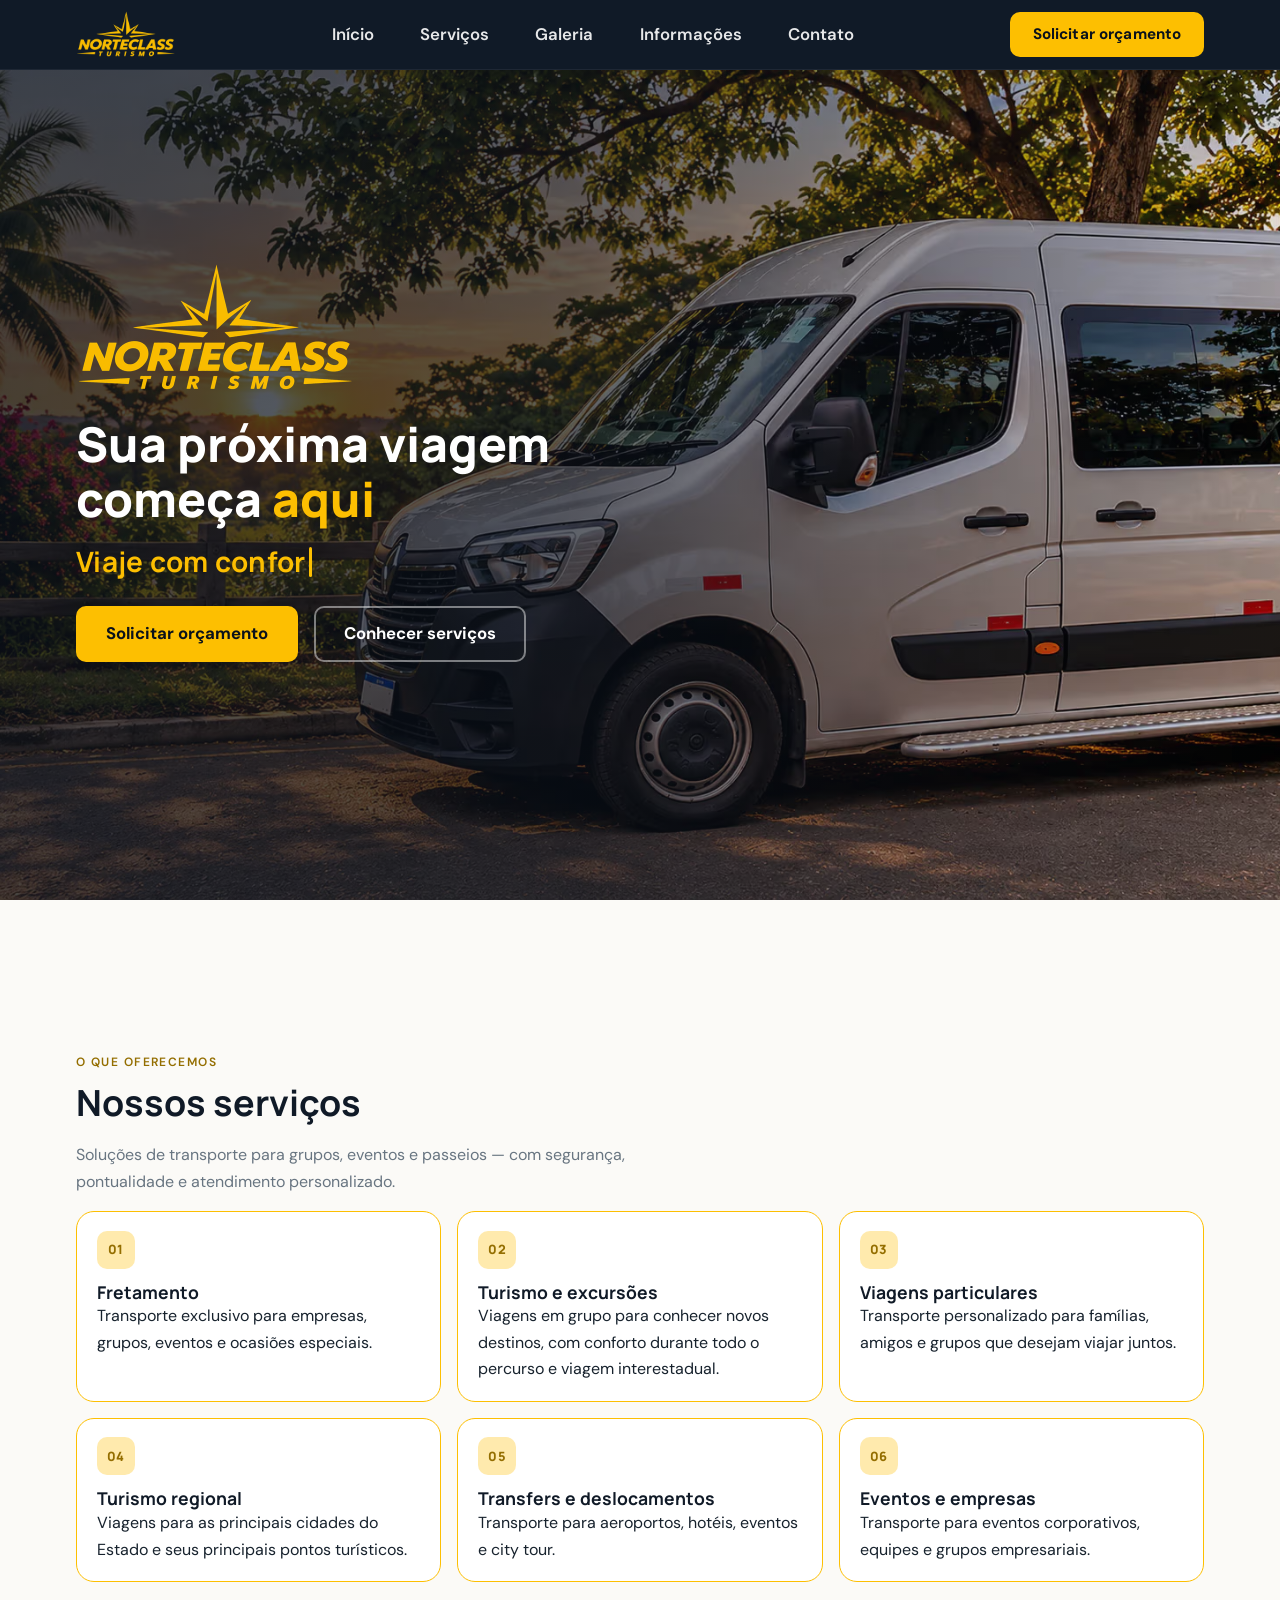
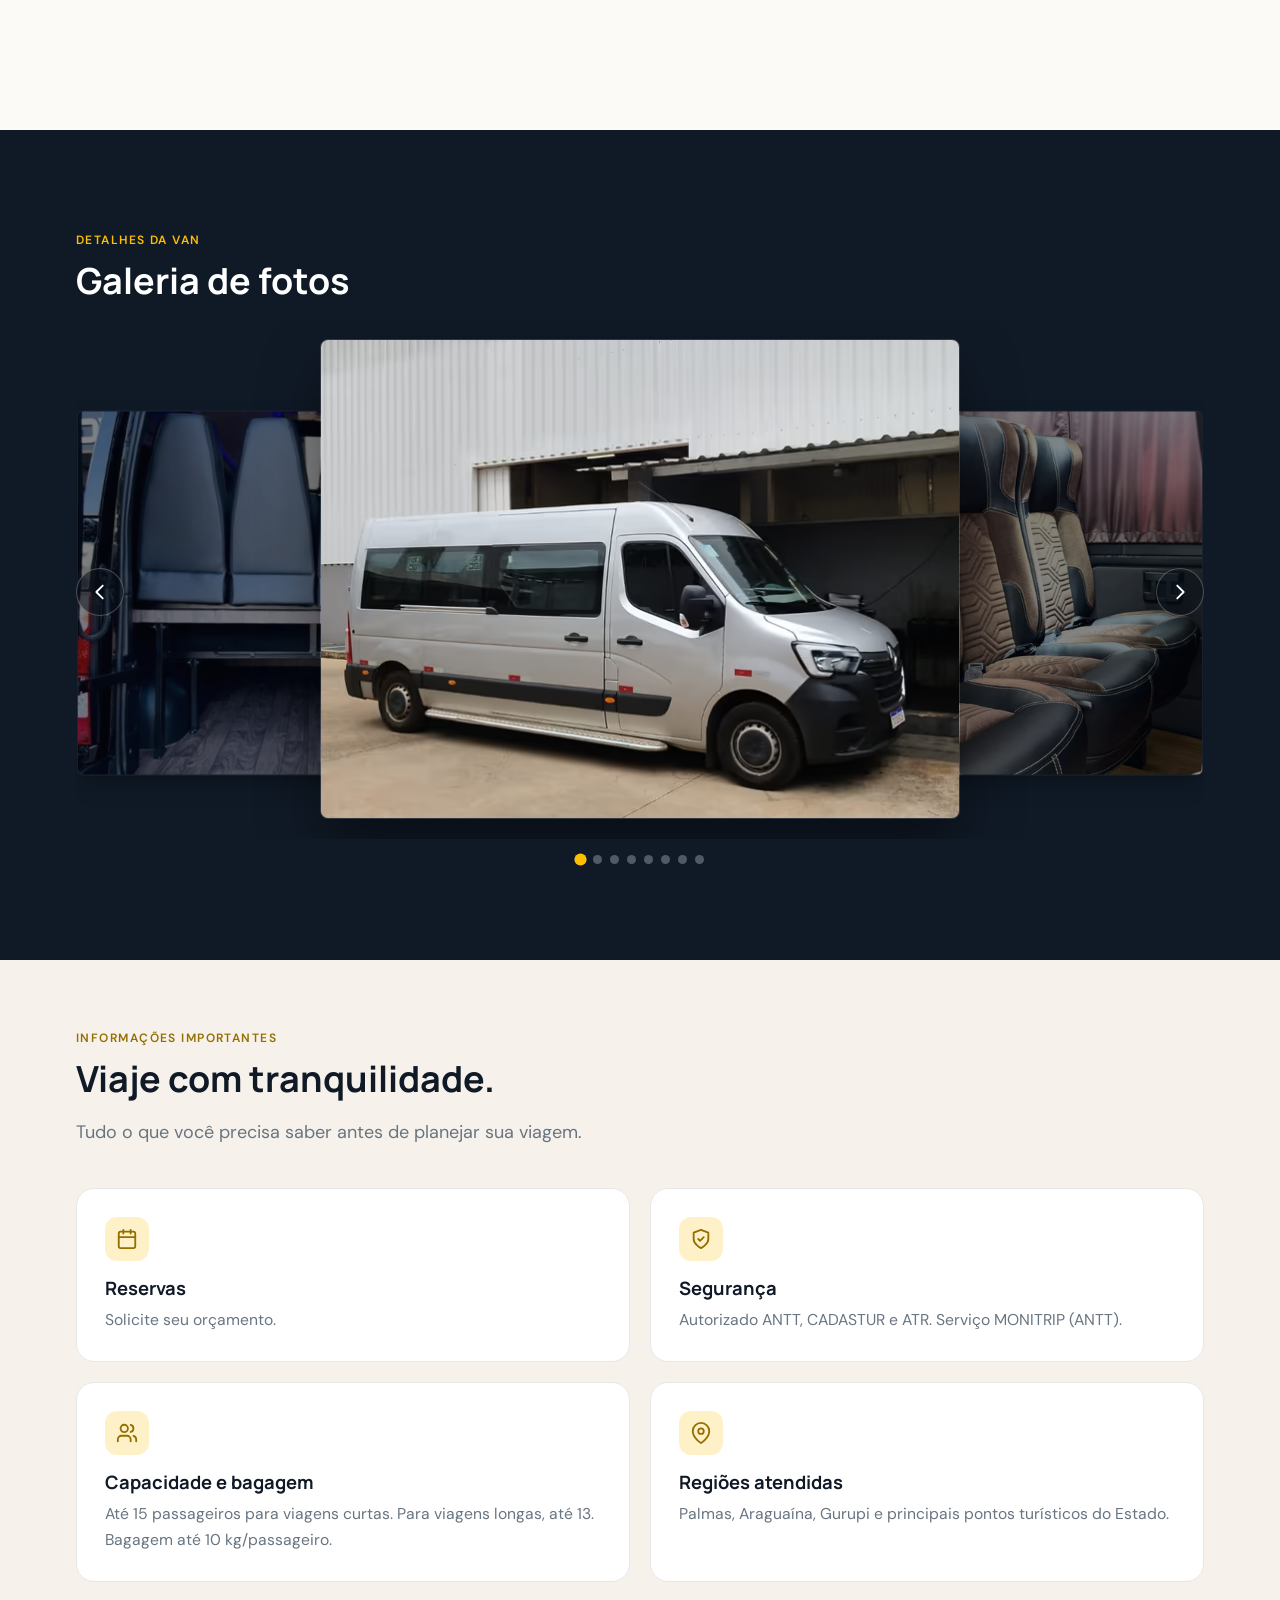
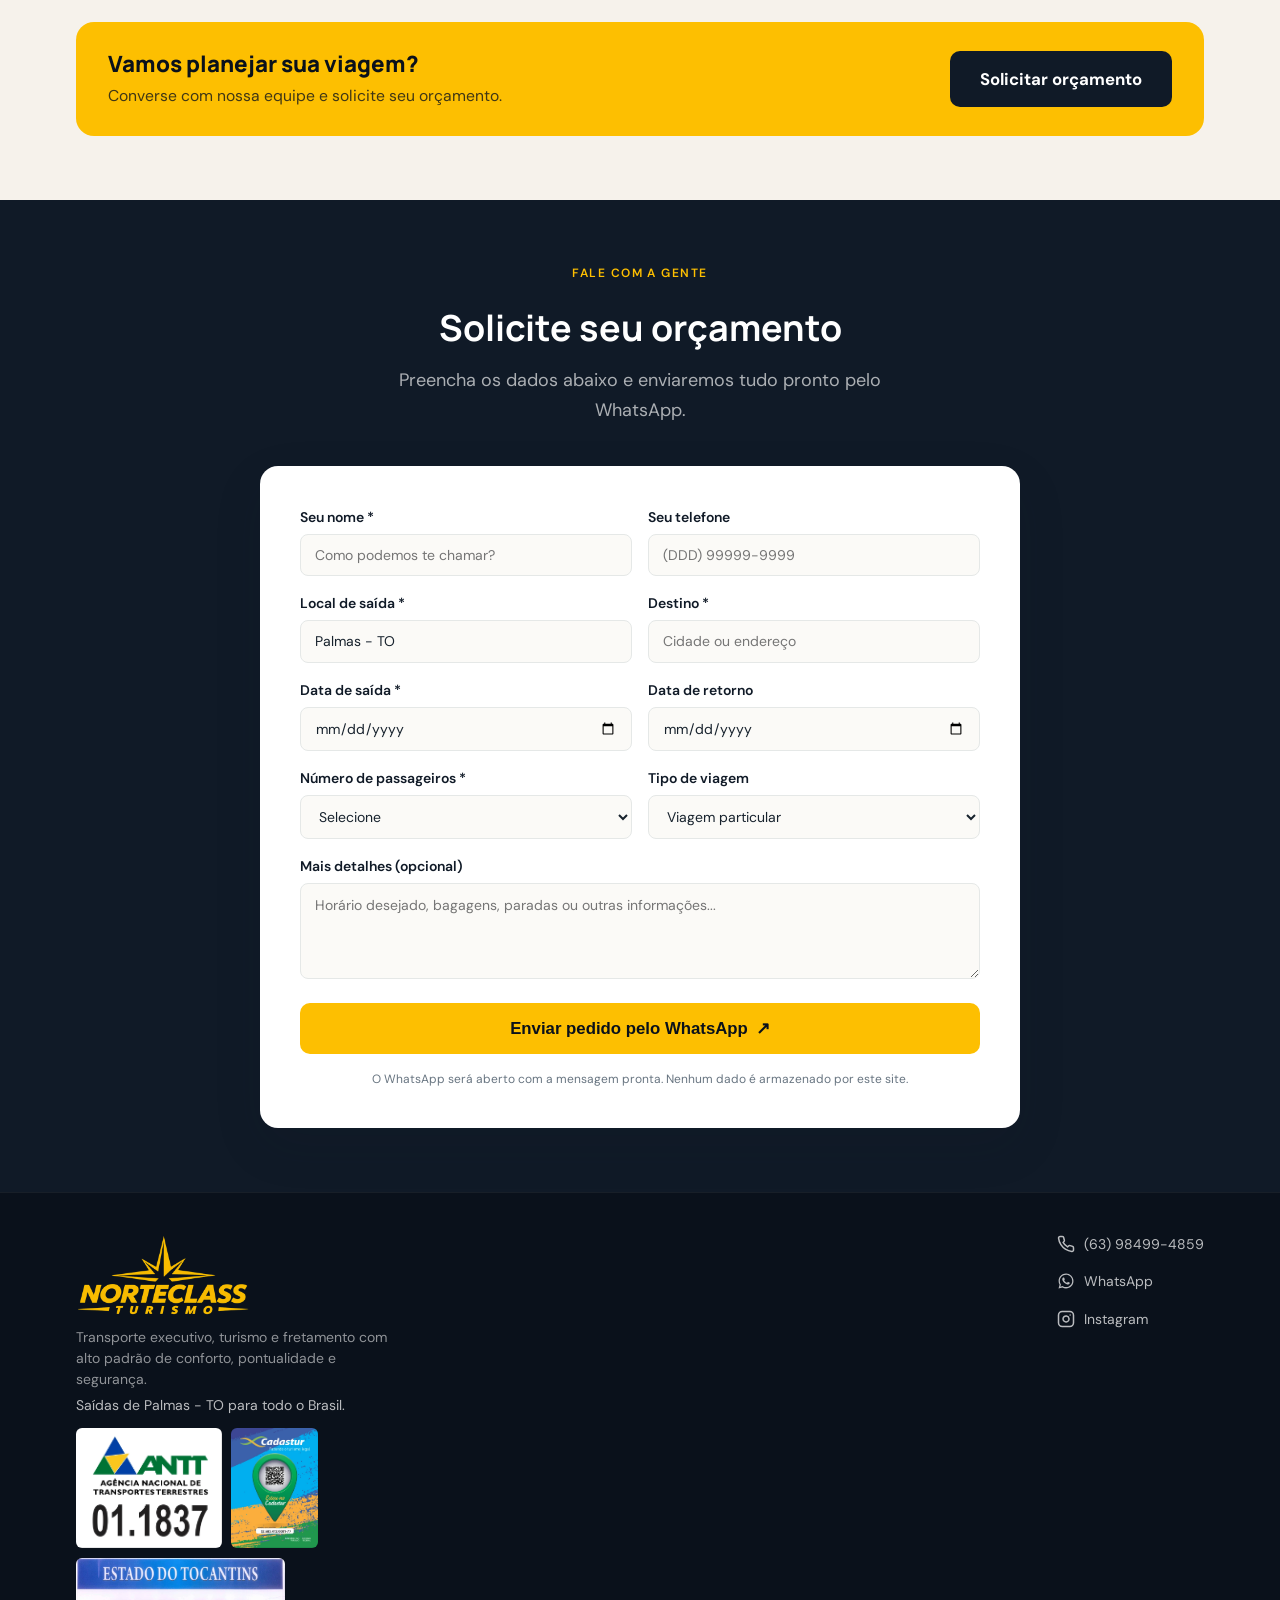
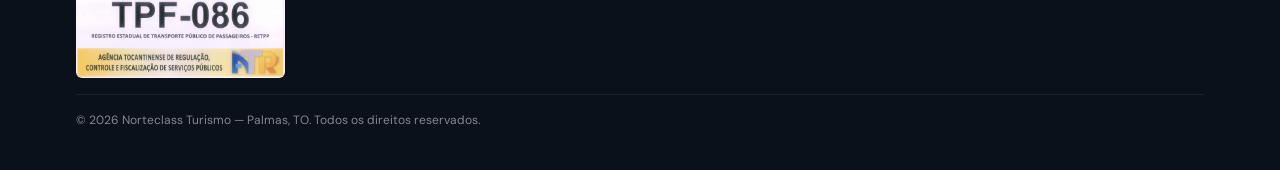
<file: index.html>
<!doctype html>
<html lang="pt-BR">
  <head>
    <meta charset="UTF-8" />
    <meta name="viewport" content="width=device-width, initial-scale=1.0" />
    <meta name="description" content="Norteclass Turismo — Fretamento executivo, viagens e turismo regional com saída de Palmas - TO. Conforto, pontualidade e segurança." />
    <title>Norteclass Turismo — Palmas, TO</title>

    <!-- Fontes -->
    <link rel="preconnect" href="https://fonts.googleapis.com" />
    <link rel="preconnect" href="https://fonts.gstatic.com" crossorigin />
    <link href="https://fonts.googleapis.com/css2?family=Manrope:wght@400;600;700;800&family=DM+Sans:opsz,wght@9..40,400;9..40,600&display=swap" rel="stylesheet" />

    <!-- Estilos -->
    <link rel="stylesheet" href="css/variables.css?v=55" />
    <link rel="stylesheet" href="css/main.css?v=55" />
    <link rel="stylesheet" href="css/nav.css?v=55" />
    <link rel="stylesheet" href="css/hero.css?v=61" />
    <link rel="stylesheet" href="css/servicos.css?v=62" />
    <link rel="stylesheet" href="css/galeria.css?v=58" />
    <link rel="stylesheet" href="css/informacoes.css?v=59" />
    <link rel="stylesheet" href="css/contato.css?v=57" />
    <link rel="stylesheet" href="css/footer.css?v=64" />
  </head>
  <body>
    <!-- HEADER -->
    <header class="header">
      <div class="container header__inner">
        <a href="#inicio" class="header__logo" aria-label="Norteclass Turismo — Início">
          <img src="assets/images/norteclass-logo.png" alt="Norteclass Turismo" width="560" height="280" />
        </a>

        <nav class="header__nav" id="main-nav" aria-label="Navegação principal">
          <a href="#inicio">Início</a>
          <a href="#servicos">Serviços</a>
          <a href="#galeria">Galeria</a>
          <a href="#informacoes">Informações</a>
          <a href="#contato">Contato</a>
          <a href="#contato" class="btn btn--primary header__nav-cta">Solicitar orçamento</a>
        </nav>

        <div class="header__cta">
          <a href="#contato" class="btn btn--primary">Solicitar orçamento</a>
        </div>

        <button class="header__toggle" id="menu-toggle" type="button" aria-label="Abrir menu de navegação" aria-expanded="false" aria-haspopup="true" aria-controls="main-nav">
          <span></span><span></span><span></span>
        </button>
      </div>
    </header>

    <main>
      <!-- HERO -->
      <section class="hero" id="inicio" aria-labelledby="hero-title">
        <picture>
          <source media="(max-width: 768px)" type="image/avif" srcset="assets/images/hero-mobile-480.avif 480w, assets/images/hero-mobile-783.avif 783w" sizes="100vw" />
          <source media="(max-width: 768px)" type="image/webp" srcset="assets/images/hero-mobile-480.webp 480w, assets/images/hero-mobile-783.webp 783w" sizes="100vw" />
          <source type="image/avif" srcset="assets/images/hero-desktop-1200.avif 1200w, assets/images/hero-desktop-1672.avif 1672w" sizes="100vw" />
          <img class="hero__bg" src="assets/images/hero-desktop-1672.webp" srcset="assets/images/hero-desktop-1200.webp 1200w, assets/images/hero-desktop-1672.webp 1672w" sizes="100vw" alt="" width="1672" height="941" fetchpriority="high" decoding="async" />
        </picture>

        <div class="container hero__inner">
          <div class="hero__content">
            <img class="hero__logo" src="assets/images/norteclass-logo.png" alt="Norteclass Turismo" width="560" height="280" />
            <h1 class="hero__title" id="hero-title">Sua próxima viagem<br />começa <em>aqui</em></h1>
            <p class="hero__typing" aria-hidden="true">
              <span id="hero-typing"></span><span class="hero__cursor" aria-hidden="true"></span>
            </p>
            <div class="hero__actions">
              <a href="#contato" class="btn btn--primary">Solicitar orçamento</a>
              <a href="#servicos" class="btn btn--outline">Conhecer serviços</a>
            </div>
          </div>
        </div>
      </section>

      <!-- SERVIÇOS -->
      <section class="section" id="servicos" aria-labelledby="servicos-title">
        <div class="container">
          <span class="section__label">O que oferecemos</span>
          <h2 class="section__title" id="servicos-title">Nossos serviços</h2>
          <p class="section__subtitle">Soluções de transporte para grupos, eventos e passeios — com segurança, pontualidade e atendimento personalizado.</p>

          <div class="services__grid services--stack" id="services-carousel" role="region" aria-roledescription="carrossel" aria-label="Serviços da Norteclass Turismo" tabindex="0">
            <article class="service-card">
              <span class="service-card__number" aria-hidden="true">01</span>
              <div class="service-card__body">
                <h3 class="service-card__title">Fretamento</h3>
                <p class="service-card__text">Transporte exclusivo para empresas, grupos, eventos e ocasiões especiais.</p>
              </div>
            </article>

            <article class="service-card">
              <span class="service-card__number" aria-hidden="true">02</span>
              <div class="service-card__body">
                <h3 class="service-card__title">Turismo e excursões</h3>
                <p class="service-card__text">Viagens em grupo para conhecer novos destinos, com conforto durante todo o percurso e viagem interestadual.</p>
              </div>
            </article>

            <article class="service-card">
              <span class="service-card__number" aria-hidden="true">03</span>
              <div class="service-card__body">
                <h3 class="service-card__title">Viagens particulares</h3>
                <p class="service-card__text">Transporte personalizado para famílias, amigos e grupos que desejam viajar juntos.</p>
              </div>
            </article>

            <article class="service-card">
              <span class="service-card__number" aria-hidden="true">04</span>
              <div class="service-card__body">
                <h3 class="service-card__title">Turismo regional</h3>
                <p class="service-card__text">Viagens para as principais cidades do Estado e seus principais pontos turísticos.</p>
              </div>
            </article>

            <article class="service-card">
              <span class="service-card__number" aria-hidden="true">05</span>
              <div class="service-card__body">
                <h3 class="service-card__title">Transfers e deslocamentos</h3>
                <p class="service-card__text">Transporte para aeroportos, hotéis, eventos e city tour.</p>
              </div>
            </article>

            <article class="service-card">
              <span class="service-card__number" aria-hidden="true">06</span>
              <div class="service-card__body">
                <h3 class="service-card__title">Eventos e empresas</h3>
                <p class="service-card__text">Transporte para eventos corporativos, equipes e grupos empresariais.</p>
              </div>
            </article>
          </div>

          <div class="services__dots" role="group" aria-label="Escolher grupo de serviços"></div>
        </div>
      </section>

      <!-- GALERIA -->
      <section class="section section--blue" id="galeria" aria-labelledby="galeria-title">
        <div class="container">
          <span class="section__label">Detalhes da van</span>
          <h2 class="section__title" id="galeria-title">Galeria de fotos</h2>

          <div class="gallery gallery--carousel" id="gallery-carousel" role="region" aria-roledescription="carrossel" aria-label="Fotos da van executiva Norteclass Turismo" tabindex="0">
            <button class="gallery__nav gallery__nav--prev" type="button" aria-label="Foto anterior">
              <svg viewBox="0 0 24 24" aria-hidden="true" focusable="false"><path d="M15 5l-7 7 7 7" fill="none" stroke="currentColor" stroke-width="2" stroke-linecap="round" stroke-linejoin="round"/></svg>
            </button>

            <ul class="gallery__track">
              <li class="gallery__slide">
                <figure class="gallery__item">
                  <picture>
                    <source type="image/avif" srcset="assets/images/van-lateral-400.avif 400w, assets/images/van-lateral-640.avif 640w, assets/images/van-lateral-960.avif 960w" sizes="(max-width: 480px) 74vw, (max-width: 768px) 92vw, 640px" />
                    <img src="assets/images/van-lateral-640.webp" srcset="assets/images/van-lateral-400.webp 400w, assets/images/van-lateral-640.webp 640w, assets/images/van-lateral-960.webp 960w" sizes="(max-width: 480px) 74vw, (max-width: 768px) 92vw, 640px" alt="Lateral da van executiva" width="1043" height="900" loading="lazy" decoding="async" />
                  </picture>
                </figure>
              </li>
              <li class="gallery__slide">
                <figure class="gallery__item">
                  <picture>
                    <source type="image/avif" srcset="assets/images/interior-bancos-400.avif 400w, assets/images/interior-bancos-640.avif 640w, assets/images/interior-bancos-960.avif 960w" sizes="(max-width: 480px) 74vw, (max-width: 768px) 92vw, 640px" />
                    <img src="assets/images/interior-bancos-640.webp" srcset="assets/images/interior-bancos-400.webp 400w, assets/images/interior-bancos-640.webp 640w, assets/images/interior-bancos-960.webp 960w" sizes="(max-width: 480px) 74vw, (max-width: 768px) 92vw, 640px" alt="Bancos reclináveis no interior da van" width="1200" height="1200" loading="lazy" decoding="async" />
                  </picture>
                </figure>
              </li>
              <li class="gallery__slide">
                <figure class="gallery__item">
                  <picture>
                    <source type="image/avif" srcset="assets/images/pasageiros-400.avif 400w, assets/images/pasageiros-640.avif 640w, assets/images/pasageiros-960.avif 960w" sizes="(max-width: 480px) 74vw, (max-width: 768px) 92vw, 640px" />
                    <img src="assets/images/pasageiros-640.webp" srcset="assets/images/pasageiros-400.webp 400w, assets/images/pasageiros-640.webp 640w, assets/images/pasageiros-960.webp 960w" sizes="(max-width: 480px) 74vw, (max-width: 768px) 92vw, 640px" alt="Passageiros aproveitando a viagem no interior da van" width="1200" height="1200" loading="lazy" decoding="async" />
                  </picture>
                </figure>
              </li>
              <li class="gallery__slide">
                <figure class="gallery__item">
                  <picture>
                    <source type="image/avif" srcset="assets/images/interior-degraus-400.avif 400w, assets/images/interior-degraus-640.avif 640w, assets/images/interior-degraus-960.avif 960w" sizes="(max-width: 480px) 74vw, (max-width: 768px) 92vw, 640px" />
                    <img src="assets/images/interior-degraus-640.webp" srcset="assets/images/interior-degraus-400.webp 400w, assets/images/interior-degraus-640.webp 640w, assets/images/interior-degraus-960.webp 960w" sizes="(max-width: 480px) 74vw, (max-width: 768px) 92vw, 640px" alt="Degraus de acesso e piso do interior da van" width="1347" height="1347" loading="lazy" decoding="async" />
                  </picture>
                </figure>
              </li>
              <li class="gallery__slide">
                <figure class="gallery__item">
                  <picture>
                    <source type="image/avif" srcset="assets/images/interior-iluminacao-400.avif 400w, assets/images/interior-iluminacao-640.avif 640w, assets/images/interior-iluminacao-960.avif 960w" sizes="(max-width: 480px) 74vw, (max-width: 768px) 92vw, 640px" />
                    <img src="assets/images/interior-iluminacao-640.webp" srcset="assets/images/interior-iluminacao-400.webp 400w, assets/images/interior-iluminacao-640.webp 640w, assets/images/interior-iluminacao-960.webp 960w" sizes="(max-width: 480px) 74vw, (max-width: 768px) 92vw, 640px" alt="Iluminação interna em LED da van" width="960" height="990" loading="lazy" decoding="async" />
                  </picture>
                </figure>
              </li>
              <li class="gallery__slide gallery__slide--bottom">
                <figure class="gallery__item">
                  <picture>
                    <source type="image/avif" srcset="assets/images/luz-dentro-400.avif 400w, assets/images/luz-dentro-640.avif 640w, assets/images/luz-dentro-720.avif 720w" sizes="(max-width: 480px) 74vw, (max-width: 768px) 92vw, 640px" />
                    <img src="assets/images/luz-dentro-640.webp" srcset="assets/images/luz-dentro-400.webp 400w, assets/images/luz-dentro-640.webp 640w, assets/images/luz-dentro-720.webp 720w" sizes="(max-width: 480px) 74vw, (max-width: 768px) 92vw, 640px" alt="Luz de leitura em LED embutida no painel lateral da van" width="720" height="1195" loading="lazy" decoding="async" />
                  </picture>
                </figure>
              </li>
              <li class="gallery__slide">
                <figure class="gallery__item">
                  <picture>
                    <source type="image/avif" srcset="assets/images/passageiros-400.avif 400w, assets/images/passageiros-640.avif 640w, assets/images/passageiros-960.avif 960w" sizes="(max-width: 480px) 74vw, (max-width: 768px) 92vw, 640px" />
                    <img src="assets/images/passageiros-640.webp" srcset="assets/images/passageiros-400.webp 400w, assets/images/passageiros-640.webp 640w, assets/images/passageiros-960.webp 960w" sizes="(max-width: 480px) 74vw, (max-width: 768px) 92vw, 640px" alt="Passageiros descansando nos bancos reclináveis durante a viagem" width="1283" height="1200" loading="lazy" decoding="async" />
                  </picture>
                </figure>
              </li>
              <li class="gallery__slide">
                <figure class="gallery__item">
                  <picture>
                    <source type="image/avif" srcset="assets/images/espaco-traseiro-400.avif 400w, assets/images/espaco-traseiro-640.avif 640w, assets/images/espaco-traseiro-960.avif 960w" sizes="(max-width: 480px) 74vw, (max-width: 768px) 92vw, 640px" />
                    <img src="assets/images/espaco-traseiro-640.webp" srcset="assets/images/espaco-traseiro-400.webp 400w, assets/images/espaco-traseiro-640.webp 640w, assets/images/espaco-traseiro-960.webp 960w" sizes="(max-width: 480px) 74vw, (max-width: 768px) 92vw, 640px" alt="Espaço traseiro da van com bagageiro" width="693" height="766" loading="lazy" decoding="async" />
                  </picture>
                </figure>
              </li>
            </ul>

            <button class="gallery__nav gallery__nav--next" type="button" aria-label="Próxima foto">
              <svg viewBox="0 0 24 24" aria-hidden="true" focusable="false"><path d="M9 5l7 7-7 7" fill="none" stroke="currentColor" stroke-width="2" stroke-linecap="round" stroke-linejoin="round"/></svg>
            </button>

            <div class="gallery__dots" role="group" aria-label="Escolher foto"></div>
          </div>
        </div>
      </section>

      <!-- INFORMAÇÕES -->
      <section class="section info" id="informacoes" aria-labelledby="informacoes-title">
        <div class="container">
          <header class="info__header">
            <span class="section__label">Informações importantes</span>
            <h2 class="section__title" id="informacoes-title">Viaje com tranquilidade.</h2>
            <p class="section__subtitle">Tudo o que você precisa saber antes de planejar sua viagem.</p>
          </header>

          <div class="info__grid">
            <article class="info-card">
              <span class="info-card__icon" aria-hidden="true">
                <svg viewBox="0 0 24 24" fill="none" stroke="currentColor" stroke-width="2" stroke-linecap="round" stroke-linejoin="round"><rect x="3" y="4" width="18" height="18" rx="2" ry="2"/><line x1="16" y1="2" x2="16" y2="6"/><line x1="8" y1="2" x2="8" y2="6"/><line x1="3" y1="10" x2="21" y2="10"/></svg>
              </span>
              <h3 class="info-card__title">Reservas</h3>
              <p class="info-card__text">Solicite seu orçamento.</p>
            </article>

            <article class="info-card">
              <span class="info-card__icon" aria-hidden="true">
                <svg viewBox="0 0 24 24" fill="none" stroke="currentColor" stroke-width="2" stroke-linecap="round" stroke-linejoin="round"><path d="M12 22s8-4 8-10V5l-8-3-8 3v7c0 6 8 10 8 10Z"/><path d="m9 12 2 2 4-4"/></svg>
              </span>
              <h3 class="info-card__title">Segurança</h3>
              <p class="info-card__text">Autorizado ANTT, CADASTUR e ATR. Serviço MONITRIP (ANTT).</p>
            </article>

            <article class="info-card">
              <span class="info-card__icon" aria-hidden="true">
                <svg viewBox="0 0 24 24" fill="none" stroke="currentColor" stroke-width="2" stroke-linecap="round" stroke-linejoin="round"><path d="M16 21v-2a4 4 0 0 0-4-4H6a4 4 0 0 0-4 4v2"/><circle cx="9" cy="7" r="4"/><path d="M22 21v-2a4 4 0 0 0-3-3.87"/><path d="M16 3.13a4 4 0 0 1 0 7.75"/></svg>
              </span>
              <h3 class="info-card__title">Capacidade e bagagem</h3>
              <p class="info-card__text">Até 15 passageiros para viagens curtas. Para viagens longas, até 13. Bagagem até 10 kg/passageiro.</p>
            </article>

            <article class="info-card">
              <span class="info-card__icon" aria-hidden="true">
                <svg viewBox="0 0 24 24" fill="none" stroke="currentColor" stroke-width="2" stroke-linecap="round" stroke-linejoin="round"><path d="M21 10c0 7-9 13-9 13S3 17 3 10a9 9 0 0 1 18 0Z"/><circle cx="12" cy="10" r="3"/></svg>
              </span>
              <h3 class="info-card__title">Regiões atendidas</h3>
              <p class="info-card__text">Palmas, Araguaína, Gurupi e principais pontos turísticos do Estado.</p>
            </article>
          </div>

          <div class="info__cta">
            <div>
              <h3 class="info__cta-title">Vamos planejar sua viagem?</h3>
              <p class="info__cta-text">Converse com nossa equipe e solicite seu orçamento.</p>
            </div>
            <a href="#contato" class="btn btn--dark">Solicitar orçamento</a>
          </div>
        </div>
      </section>

      <!-- CONTATO -->
      <section class="section contact" id="contato" aria-labelledby="contato-title">
        <div class="container contact__inner">
          <header class="contact__header">
            <span class="section__label">Fale com a gente</span>
            <h2 class="contact__title" id="contato-title">Solicite seu orçamento</h2>
            <p class="contact__subtitle">Preencha os dados abaixo e enviaremos tudo pronto pelo WhatsApp.</p>
          </header>

          <form class="quote-form" id="quote-form">
            <div class="quote-form__grid">
              <div class="form-group">
                <label for="q-nome">Seu nome *</label>
                <input type="text" id="q-nome" name="nome" placeholder="Como podemos te chamar?" autocomplete="name" required />
              </div>

              <div class="form-group">
                <label for="q-telefone">Seu telefone</label>
                <input type="tel" id="q-telefone" name="telefone" placeholder="(DDD) 99999-9999" autocomplete="tel" />
              </div>

              <div class="form-group">
                <label for="q-saida">Local de saída *</label>
                <input type="text" id="q-saida" name="saida" value="Palmas - TO" required />
              </div>

              <div class="form-group">
                <label for="q-destino">Destino *</label>
                <input type="text" id="q-destino" name="destino" placeholder="Cidade ou endereço" required />
              </div>

              <div class="form-group">
                <label for="q-data-saida">Data de saída *</label>
                <input type="date" id="q-data-saida" name="dataSaida" required />
              </div>

              <div class="form-group">
                <label for="q-data-retorno">Data de retorno</label>
                <input type="date" id="q-data-retorno" name="dataRetorno" />
              </div>

              <div class="form-group">
                <label for="q-passageiros">Número de passageiros *</label>
                <select id="q-passageiros" name="passageiros" required>
                  <option value="" disabled selected>Selecione</option>
                  <option value="1">1</option><option value="2">2</option><option value="3">3</option>
                  <option value="4">4</option><option value="5">5</option><option value="6">6</option>
                  <option value="7">7</option><option value="8">8</option><option value="9">9</option>
                  <option value="10">10</option><option value="11">11</option><option value="12">12</option>
                  <option value="13">13</option><option value="14">14</option><option value="15">15</option>
                </select>
              </div>

              <div class="form-group">
                <label for="q-tipo">Tipo de viagem</label>
                <select id="q-tipo" name="tipo">
                  <option value="Viagem particular" selected>Viagem particular</option>
                  <option value="Fretamento">Fretamento</option>
                  <option value="Turismo regional">Turismo regional</option>
                  <option value="Viagem em grupo">Viagem em grupo</option>
                  <option value="Eventos e empresas">Eventos e empresas</option>
                </select>
              </div>

              <div class="form-group form-group--full">
                <label for="q-detalhes">Mais detalhes (opcional)</label>
                <textarea id="q-detalhes" name="detalhes" placeholder="Horário desejado, bagagens, paradas ou outras informações..."></textarea>
              </div>
            </div>

            <button type="submit" class="btn btn--primary quote-form__submit">
              Enviar pedido pelo WhatsApp <span aria-hidden="true">↗</span>
            </button>

            <p class="quote-form__note">O WhatsApp será aberto com a mensagem pronta. Nenhum dado é armazenado por este site.</p>
          </form>
        </div>
      </section>
    </main>

    <!-- FOOTER -->
    <footer class="footer">
      <div class="container footer__inner">
        <div class="footer__top">
          <div class="footer__brand">
            <a href="#inicio" class="footer__logo-link" aria-label="Norteclass Turismo — Início">
              <img src="assets/images/norteclass-logo.png" alt="Norteclass Turismo" class="footer__logo-img" width="175" height="88" />
            </a>
            <p class="footer__tagline">Transporte executivo, turismo e fretamento com alto padrão de conforto, pontualidade e segurança.</p>
            <p class="footer__route">Saídas de Palmas - TO para todo o Brasil.</p>
            <div class="footer__seals">
              <img class="footer__seal" src="assets/images/antt.webp" alt="Selo ANTT" width="610" height="502" loading="lazy" decoding="async" />
              <img class="footer__seal" src="assets/images/cadastur.webp" alt="Selo Cadastur" width="429" height="594" loading="lazy" decoding="async" />
              <img class="footer__seal" src="assets/images/registro-640.webp" alt="Registro Estadual de Transporte Público de Passageiros (RETPP) — TPF-086" width="1220" height="699" loading="lazy" decoding="async" />
            </div>
          </div>

          <ul class="footer__contact">
            <li>
              <a class="footer__link" href="tel:+5563984994859">
                <svg viewBox="0 0 24 24" fill="none" stroke="currentColor" stroke-width="2" stroke-linecap="round" stroke-linejoin="round" aria-hidden="true"><path d="M22 16.92v3a2 2 0 0 1-2.18 2 19.79 19.79 0 0 1-8.63-3.07 19.5 19.5 0 0 1-6-6A19.79 19.79 0 0 1 2.08 4.18 2 2 0 0 1 4.06 2h3a2 2 0 0 1 2 1.72c.13.96.36 1.9.7 2.81a2 2 0 0 1-.45 2.11L8.09 9.91a16 16 0 0 0 6 6l1.27-1.27a2 2 0 0 1 2.11-.45c.9.34 1.85.57 2.81.7A2 2 0 0 1 22 16.92Z"/></svg>
                (63) 98499-4859
              </a>
            </li>
            <li>
              <a class="footer__link" href="https://wa.me/5563984994859" target="_blank" rel="noopener noreferrer">
                <svg viewBox="0 0 24 24" fill="currentColor" aria-hidden="true"><path d="M12.04 2C6.58 2 2.13 6.45 2.13 11.91c0 1.75.46 3.45 1.32 4.95L2 22l5.25-1.38a9.9 9.9 0 0 0 4.79 1.22h.01c5.46 0 9.91-4.45 9.91-9.91 0-2.65-1.03-5.14-2.9-7.01A9.82 9.82 0 0 0 12.04 2Zm0 18.15h-.01a8.2 8.2 0 0 1-4.19-1.15l-.3-.18-3.12.82.83-3.04-.2-.31a8.19 8.19 0 0 1-1.26-4.38c0-4.54 3.7-8.24 8.25-8.24 2.2 0 4.27.86 5.83 2.42a8.2 8.2 0 0 1 2.41 5.83c0 4.54-3.7 8.23-8.24 8.23Zm4.52-6.16c-.25-.12-1.47-.72-1.69-.81-.23-.08-.39-.12-.56.13-.16.25-.64.81-.78.97-.14.17-.29.19-.54.06-.25-.12-1.05-.39-1.99-1.23-.74-.66-1.23-1.47-1.38-1.72-.14-.25-.02-.39.11-.51.11-.11.25-.29.37-.43.13-.14.17-.25.25-.41.08-.17.04-.31-.02-.43-.06-.12-.56-1.34-.76-1.84-.2-.48-.41-.42-.56-.43h-.48c-.17 0-.43.06-.66.31-.23.25-.86.85-.86 2.06 0 1.22.89 2.39 1.01 2.56.12.17 1.75 2.67 4.23 3.74.59.26 1.05.41 1.41.52.59.19 1.13.16 1.56.1.48-.07 1.47-.6 1.68-1.18.21-.58.21-1.08.14-1.18-.06-.11-.22-.17-.47-.29Z"/></svg>
                WhatsApp
              </a>
            </li>
            <li>
              <a class="footer__link" href="https://www.instagram.com/norteclassturismo/" target="_blank" rel="noopener noreferrer">
                <svg viewBox="0 0 24 24" fill="none" stroke="currentColor" stroke-width="2" stroke-linecap="round" stroke-linejoin="round" aria-hidden="true"><rect x="2" y="2" width="20" height="20" rx="5" ry="5"/><path d="M16 11.37A4 4 0 1 1 12.63 8 4 4 0 0 1 16 11.37Z"/><line x1="17.5" y1="6.5" x2="17.51" y2="6.5"/></svg>
                Instagram
              </a>
            </li>
          </ul>
        </div>

        <p class="footer__copy">&copy; <span id="footer-year"></span> Norteclass Turismo &mdash; Palmas, TO. Todos os direitos reservados.</p>
      </div>
    </footer>

    <script src="js/script.js?v=65"></script>
  </body>
</html>
</file>
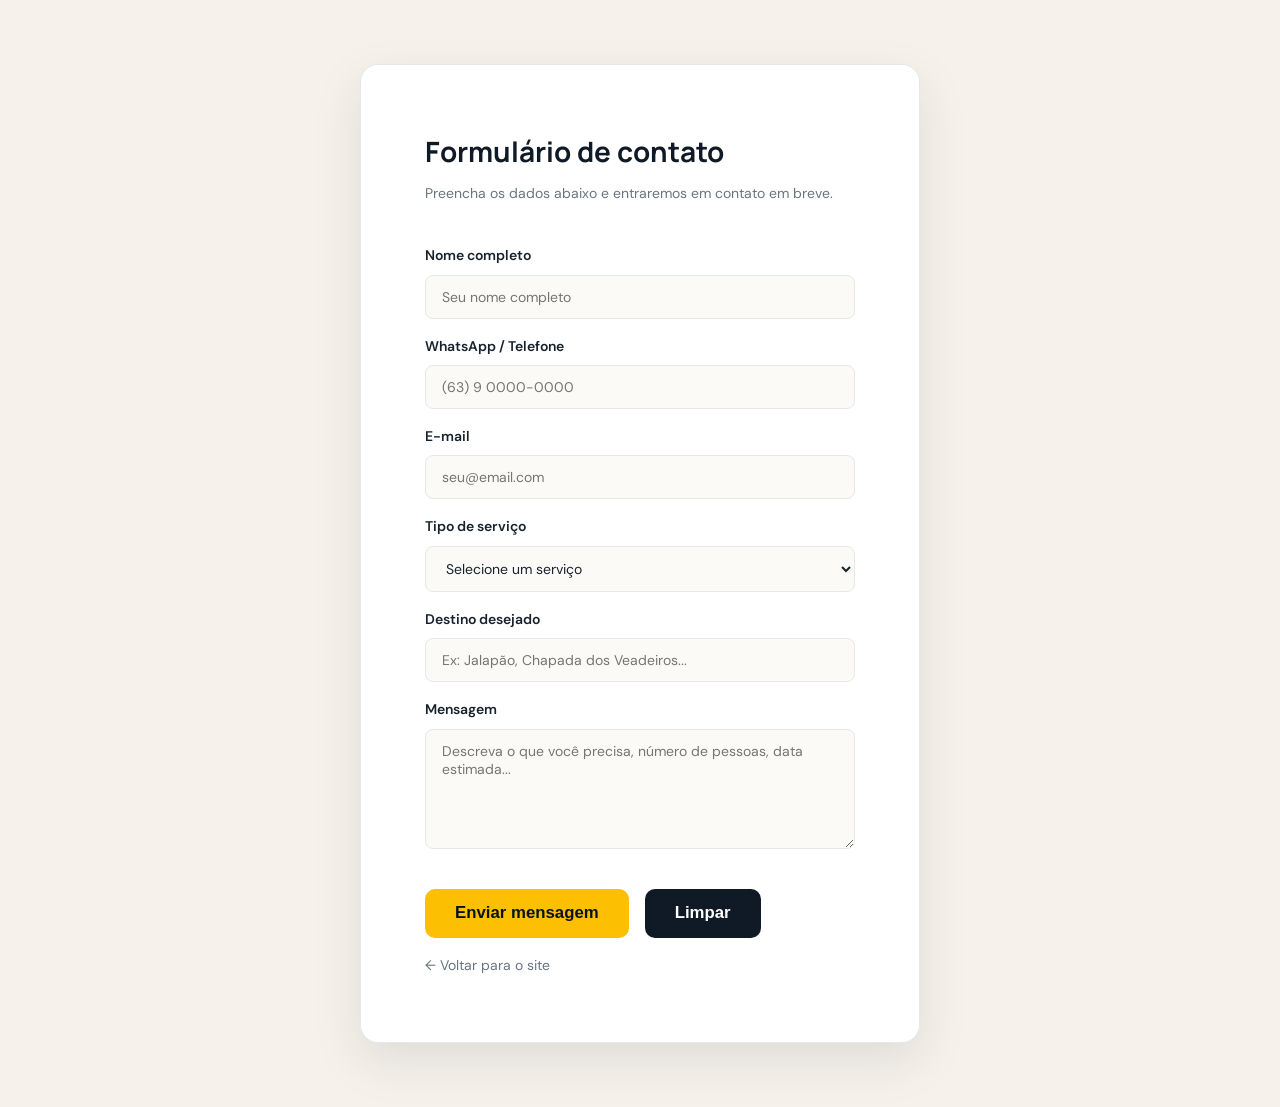
<file: pages/formulario.html>
<!DOCTYPE html>
<html lang="pt-BR">
<head>
  <meta charset="UTF-8" />
  <meta name="viewport" content="width=device-width, initial-scale=1.0" />
  <title>Formulário Administrativo | Marcelo Viagens</title>

  <link rel="preconnect" href="https://fonts.googleapis.com" />
  <link rel="preconnect" href="https://fonts.gstatic.com" crossorigin />
  <link href="https://fonts.googleapis.com/css2?family=Manrope:wght@400;600;700&family=DM+Sans:opsz,wght@9..40,400;9..40,600&display=swap" rel="stylesheet" />

  <link rel="stylesheet" href="../css/variables.css?v=55" />
  <link rel="stylesheet" href="../css/main.css?v=55" />

  <style>
    /* Estilos específicos do formulário administrativo */
    body { padding-top: 0; }
    .form-page {
      min-height: 100vh;
      background-color: var(--cream);
      display: flex;
      align-items: center;
      justify-content: center;
      padding: var(--space-xl) var(--space-md);
    }

    .form-card {
      background-color: var(--white);
      border: 1px solid var(--line);
      border-radius: var(--radius);
      box-shadow: var(--shadow);
      padding: var(--space-xl);
      width: 100%;
      max-width: 560px;
    }

    .form-card__title {
      font-family: var(--font-heading);
      font-size: var(--text-xl);
      font-weight: 700;
      color: var(--navy);
      margin-bottom: var(--space-xs);
    }

    .form-card__subtitle {
      font-size: var(--text-sm);
      color: var(--muted);
      margin-bottom: var(--space-lg);
    }

    .form-group {
      display: flex;
      flex-direction: column;
      gap: var(--space-xs);
      margin-bottom: var(--space-md);
    }

    .form-group label {
      font-size: var(--text-sm);
      font-weight: 600;
      color: var(--ink);
    }

    .form-group input,
    .form-group select,
    .form-group textarea {
      font-family: var(--font-body);
      font-size: var(--text-sm);
      color: var(--ink);
      background-color: var(--paper);
      border: 1px solid var(--line);
      border-radius: var(--radius-sm);
      padding: 0.75rem 1rem;
      width: 100%;
      outline: none;
      transition: border-color var(--transition), box-shadow var(--transition);
    }

    .form-group input:focus,
    .form-group select:focus,
    .form-group textarea:focus {
      border-color: var(--amber);
      box-shadow: 0 0 0 3px rgba(253, 191, 1, 0.18);
    }

    .form-group textarea {
      resize: vertical;
      min-height: 120px;
    }

    .form-actions {
      display: flex;
      gap: var(--space-sm);
      flex-wrap: wrap;
      margin-top: var(--space-lg);
    }

    .form-back {
      font-size: var(--text-sm);
      color: var(--muted);
      margin-top: var(--space-md);
      display: inline-block;
    }

    .form-back:hover {
      color: var(--navy);
    }
  </style>
</head>
<body>

  <main class="form-page">
    <div class="form-card">

      <h1 class="form-card__title">Formulário de contato</h1>
      <p class="form-card__subtitle">Preencha os dados abaixo e entraremos em contato em breve.</p>

      <form id="form-contato" novalidate>

        <div class="form-group">
          <label for="nome">Nome completo</label>
          <input type="text" id="nome" name="nome" placeholder="Seu nome completo" autocomplete="name" required />
        </div>

        <div class="form-group">
          <label for="telefone">WhatsApp / Telefone</label>
          <input type="tel" id="telefone" name="telefone" placeholder="(63) 9 0000-0000" autocomplete="tel" required />
        </div>

        <div class="form-group">
          <label for="email">E-mail</label>
          <input type="email" id="email" name="email" placeholder="seu@email.com" autocomplete="email" />
        </div>

        <div class="form-group">
          <label for="tipo-servico">Tipo de serviço</label>
          <select id="tipo-servico" name="tipo-servico">
            <option value="" disabled selected>Selecione um serviço</option>
            <option value="fretamento">Fretamento</option>
            <option value="turismo">Turismo regional</option>
            <option value="grupo">Viagem em grupo</option>
            <option value="outro">Outro</option>
          </select>
        </div>

        <div class="form-group">
          <label for="destino">Destino desejado</label>
          <input type="text" id="destino" name="destino" placeholder="Ex: Jalapão, Chapada dos Veadeiros..." />
        </div>

        <div class="form-group">
          <label for="mensagem">Mensagem</label>
          <textarea id="mensagem" name="mensagem" placeholder="Descreva o que você precisa, número de pessoas, data estimada..."></textarea>
        </div>

        <div class="form-actions">
          <button type="submit" class="btn btn--primary">Enviar mensagem</button>
          <button type="reset" class="btn btn--dark">Limpar</button>
        </div>

      </form>

      <a href="../index.html" class="form-back">← Voltar para o site</a>

    </div>
  </main>

  <script src="../js/script.js?v=53"></script>

</body>
</html>
</file>
<file: css/variables.css>
/* ============================================================
   VARIÁVEIS GLOBAIS — Marcelo Viagens
   Paleta, tipografia, espaçamentos, sombras e padrões visuais
   ============================================================ */

:root {
  /* ─── Cores ─── */
  --navy: #101a27;
  --navy-deep: #0a111b;
  --ink: #17222d;
  --muted: #687581;
  --cream: #f6f2eb;
  --paper: #fbfaf7;
  --line: #e5e8e7;
  --amber: #fdbf01;
  --amber-deep: #946e00;
  --white: #ffffff;

  /* ─── Tipografia ─── */
  --font-heading: "Manrope", sans-serif;
  --font-body: "DM Sans", sans-serif;

  --text-xs: 0.75rem; /* 12px */
  --text-sm: 0.875rem; /* 14px */
  --text-base: 1rem; /* 16px */
  --text-md: 1.125rem; /* 18px */
  --text-lg: 1.375rem; /* 22px */
  --text-xl: 1.75rem; /* 28px */
  --text-2xl: 2.25rem; /* 36px */
  --text-3xl: 3rem; /* 48px */

  /* ─── Espaçamentos ─── */
  --space-xs: 0.5rem; /* 8px  */
  --space-sm: 1rem; /* 16px */
  --space-md: 1rem; /* 24px */
  --space-lg: 2.5rem; /* 40px */
  --space-xl: 4rem; /* 64px */
  --space-2xl: 6rem; /* 96px */

  /* ─── Bordas e sombras ─── */
  --radius: 18px;
  --radius-sm: 8px;
  --shadow: 0 18px 50px rgba(16, 26, 39, 0.1);
  --shadow-sm: 0 4px 16px rgba(16, 26, 39, 0.07);

  /* ─── Layout ─── */
  --container: 1160px;
  --header-height: 70px;

  /* ─── Transições ─── */
  --transition: 0.25s ease;
}
</file>
<file: css/main.css>
/* ============================================================
   MAIN.CSS — Marcelo Viagens
   Base global: reset, estrutura, botões, responsividade global
   e acessibilidade.
   ============================================================ */

/* ═══════════════════════════════════════
   1. RESET & BASE
═══════════════════════════════════════ */
*,
*::before,
*::after {
  box-sizing: border-box;
  margin: 0;
  padding: 0;
}

html {
  font-size: 16px;
  scroll-behavior: smooth;
  scroll-padding-top: var(--header-height);
  -webkit-user-select: none;
  user-select: none;
}

html,
body {
  overflow-x: hidden;
}

body {
  font-family: var(--font-body);
  font-size: var(--text-base);
  color: var(--ink);
  background-color: var(--paper);
  line-height: 1.6;
  padding-top: var(--header-height);
  -webkit-font-smoothing: antialiased;
}

img {
  display: block;
  max-width: 100%;
}

a {
  color: inherit;
  text-decoration: none;
}

ul {
  list-style: none;
}

* {
  cursor: default;
  -webkit-tap-highlight-color: transparent;
}

a,
button,
.btn,
input[type="submit"],
input[type="button"] {
  cursor: pointer;
}

input,
textarea,
select,
[contenteditable] {
  -webkit-user-select: text;
  user-select: text;
  cursor: auto;
}

/* ═══════════════════════════════════════
   2. ESTRUTURA & SEÇÕES
═══════════════════════════════════════ */
.container {
  width: 100%;
  max-width: var(--container);
  margin-inline: auto;
  padding-inline: var(--space-md);
}

.hero,
.section {
  display: flex;
  align-items: center;
  min-height: calc(100dvh - var(--header-height));
  padding-block: var(--space-xl);
}

.section--blue {
  background-color: var(--navy);
  color: var(--white);
}

.section__label {
  display: inline-block;
  margin-bottom: var(--space-xs);
  font-size: var(--text-xs);
  font-weight: 600;
  letter-spacing: 0.12em;
  text-transform: uppercase;
  color: var(--amber-deep);
}

.section__title {
  margin-bottom: var(--space-sm);
  font-family: var(--font-heading);
  font-size: var(--text-2xl);
  font-weight: 700;
  line-height: 1.25;
  color: var(--navy);
}

.section__subtitle {
  max-width: 560px;
  font-size: var(--text-md);
  line-height: 1.7;
  color: var(--muted);
}

.section--blue .section__label {
  color: var(--amber);
}
.section--blue .section__title {
  color: var(--white);
}
.section--blue .section__subtitle {
  color: rgba(255, 255, 255, 0.72);
}

/* ═══════════════════════════════════════
   3. BOTÕES
═══════════════════════════════════════ */
.btn {
  display: inline-flex;
  align-items: center;
  gap: var(--space-xs);
  padding: 0.8rem 1.75rem;
  border: 2px solid transparent;
  border-radius: 10px;
  font-size: 1.05rem;
  font-weight: 700;
  transition: all var(--transition);
}

.btn:hover {
  transform: translateY(-2px);
  box-shadow: var(--shadow-sm);
}

.btn--primary {
  background-color: var(--amber);
  color: var(--navy-deep);
}
.btn--primary:hover {
  background-color: var(--amber-deep);
  color: var(--white);
}

.btn--outline {
  color: var(--white);
  border-color: rgba(255, 255, 255, 0.45);
}
.btn--outline:hover {
  background-color: rgba(255, 255, 255, 0.1);
  border-color: var(--white);
}

.btn--dark {
  background-color: var(--navy);
  color: var(--white);
}
.btn--dark:hover {
  background-color: var(--navy-deep);
}

/* Região viva (apenas para leitores de tela) */
.services__status,
.gallery__status {
  position: absolute;
  width: 1px;
  height: 1px;
  margin: -1px;
  padding: 0;
  overflow: hidden;
  clip: rect(0, 0, 0, 0);
  white-space: nowrap;
  border: 0;
}

/* ═══════════════════════════════════════
   RESPONSIVIDADE GLOBAL
═══════════════════════════════════════ */
@media (max-width: 768px) {
  :root {
    --text-3xl: 2rem;
    --text-2xl: 1.625rem;
  }

  .container {
    padding-inline: var(--space-sm);
  }

  .hero,
  .section {
    padding-block: var(--space-lg);
  }

  .btn {
    padding: 0.6rem 1.3rem;
    font-size: 0.92rem;
  }
}

@media (max-width: 480px) {
  :root {
    --text-3xl: 1.625rem;
    --text-2xl: 1.375rem;
  }

  .btn {
    justify-content: center;
    width: 100%;
  }
}

/* ═══════════════════════════════════════
   ACESSIBILIDADE — MOVIMENTO REDUZIDO
═══════════════════════════════════════ */
@media (prefers-reduced-motion: reduce) {
  html {
    scroll-behavior: auto;
  }
}
</file>
<file: css/nav.css>
/* ============================================================
   NAV.CSS — Marcelo Viagens
   Header / navegação principal e menu mobile.
   ============================================================ */

/* ═══════════════════════════════════════
   4. HEADER
═══════════════════════════════════════ */
.header {
  position: fixed;
  top: 0;
  left: 0;
  z-index: 100;
  width: 100%;
  height: var(--header-height);
  background-color: var(--navy);
  border-bottom: 1px solid rgba(255, 255, 255, 0.06);
  transition: box-shadow var(--transition);
}

.header--scrolled {
  box-shadow: var(--shadow);
}

.header__inner {
  display: flex;
  align-items: center;
  justify-content: space-between;
  height: 100%;
}

.header__logo {
  display: flex;
  align-items: center;
  flex-shrink: 0;
}

.header__logo img {
  width: auto;
  height: 50px;
}

.hero__title em,
.footer__logo span {
  color: var(--amber);
}

.header__nav {
  display: flex;
  align-items: center;
  gap: var(--space-lg);
}

.header__nav a {
  padding: 0.25rem 0.2rem;
  font-size: 1.05rem;
  font-weight: 600;
  color: rgba(255, 255, 255, 0.9);
  transition: color var(--transition);
}

.header__nav a:hover {
  color: var(--amber);
}

.header__nav-cta {
  display: none;
}

.header__cta {
  display: flex;
  align-items: center;
}

.header__cta .btn {
  padding: 0.6rem 1.35rem;
  border-width: 1px;
  font-size: 0.95rem;
  font-weight: 700;
  letter-spacing: 0.01em;
}

.header__toggle {
  display: none;
  flex-direction: column;
  justify-content: center;
  gap: 5px;
  width: 32px;
  height: 32px;
  padding: 0;
  background: none;
  border: none;
}

.header__toggle span {
  display: block;
  width: 100%;
  height: 2px;
  background-color: var(--white);
  border-radius: 2px;
  transition:
    transform var(--transition),
    opacity var(--transition);
}

.header__toggle[aria-expanded="true"] span:nth-child(1) {
  transform: translateY(7px) rotate(45deg);
}
.header__toggle[aria-expanded="true"] span:nth-child(2) {
  opacity: 0;
}
.header__toggle[aria-expanded="true"] span:nth-child(3) {
  transform: translateY(-7px) rotate(-45deg);
}


@media (max-width: 1024px) {
  .header__nav {
    gap: var(--space-md);
  }
}

@media (max-width: 768px) {
  /* Header: menu sanfona */
  .header__nav,
  .header__cta {
    display: none;
  }
  .header__logo img {
    height: 38px;
  }
  .header__inner {
    justify-content: space-between;
  }
  .header__toggle {
    display: flex;
  }
  .header__nav.is-open {
    position: fixed;
    top: var(--header-height);
    left: 0;
    right: 0;
    display: flex;
    flex-direction: column;
    align-items: flex-start;
    gap: var(--space-md);
    padding: var(--space-md) var(--space-lg);
    background-color: var(--navy);
    border-top: 1px solid rgba(255, 255, 255, 0.06);
    box-shadow: var(--shadow);
  }
  .header__nav.is-open a {
    font-size: 1.15rem;
    font-weight: 600;
    color: var(--white);
  }
  .header__nav-cta {
    display: inline-flex;
    justify-content: center;
    width: 100%;
    margin-top: var(--space-xs);
    padding: 0.6rem;
    font-size: 0.95rem;
    font-weight: 700;
  }
}
</file>
<file: css/hero.css>
/* ============================================================
   HERO.CSS — Marcelo Viagens
   Seção inicial (hero), efeito de digitação e responsividade.
   ============================================================ */

/* ═══════════════════════════════════════
   5. HERO
═══════════════════════════════════════ */
.hero {
  position: relative;
  isolation: isolate;
  background-color: var(--navy-deep);
  color: var(--white);
}

/* Foto de fundo (AVIF/WebP com fallback) */
.hero__bg {
  position: absolute;
  inset: 0;
  z-index: -2;
  width: 100%;
  height: 100%;
  object-fit: cover;
  object-position: 70% center;
}

/* Camada escura sobre a foto para dar contraste ao texto */
.hero::before {
  content: "";
  position: absolute;
  inset: 0;
  z-index: -1;
  pointer-events: none;
  background: linear-gradient(
    90deg,
    rgba(10, 17, 27, 0.75) 0%,
    rgba(10, 17, 27, 0.65) 45%,
    rgba(10, 17, 27, 0.35) 75%,
    rgba(10, 17, 27, 0.1) 100%
  );
}

.hero__inner {
  display: flex;
  align-items: center;
  width: 100%;
}

@media (min-width: 769px) {
  /* Sobe levemente o conteúdo do hero no desktop */
  .hero__inner {
    transform: translateY(-1.5rem);
  }
}

.hero__content {
  display: flex;
  flex-direction: column;
  gap: var(--space-md);
  max-width: 620px;
}

.hero__logo {
  width: clamp(190px, 24vw, 280px);
  height: auto;
}

.hero__title {
  font-family: var(--font-heading);
  font-size: var(--text-3xl);
  font-weight: 800;
  line-height: 1.15;
  word-break: break-word;
}

.hero__title em {
  font-style: normal;
  color: var(--amber);
}

.hero__typing {
  display: flex;
  align-items: center;
  min-height: 1.4em;
  font-family: var(--font-heading);
  font-size: var(--text-xl);
  font-weight: 700;
  line-height: 1.35;
  letter-spacing: 0.01em;
  color: var(--amber);
}

.hero__cursor {
  display: inline-block;
  width: 3px;
  height: 1.05em;
  margin-left: 0.12em;
  background-color: var(--amber);
  border-radius: 2px;
  animation: caret-blink 1s steps(1) infinite;
}

@keyframes caret-blink {
  0%,
  49% {
    opacity: 1;
  }
  50%,
  100% {
    opacity: 0;
  }
}

.hero__actions {
  display: flex;
  flex-wrap: wrap;
  gap: var(--space-sm);
  margin-top: var(--space-xs);
}

@media (max-width: 768px) {
  /* Hero */
  .hero {
    align-items: flex-start;
    padding-block-start: var(--space-sm);
  }
  .hero__bg {
    object-position: center;
  }
  .hero::before {
    background: linear-gradient(
      180deg,
      rgba(10, 17, 27, 0.88) 0%,
      rgba(10, 17, 27, 0.65) 55%,
      rgba(10, 17, 27, 0.55) 100%
    );
  }
  .hero__inner {
    align-items: flex-start;
    padding-block-start: var(--space-xl);
  }
  .hero__content {
    align-items: flex-start;
    gap: var(--space-sm);
    max-width: 100%;
    padding-block-start: 1.5rem;
    padding-inline-start: var(--space-md);
    text-align: left;
  }
  .hero__logo {
    width: 190px;
  }
  .hero__typing {
    font-size: var(--text-md);
  }
}

@media (max-width: 480px) {
  .hero__inner {
    padding-block-start: var(--space-lg);
  }
  .hero__actions {
    flex-direction: column;
    align-items: flex-start;
  }
  .hero__actions .btn {
    width: auto;
  }
}

/* ACESSIBILIDADE — MOVIMENTO REDUZIDO */
@media (prefers-reduced-motion: reduce) {
  .hero__cursor {
    animation: none;
  }
}
</file>
<file: css/servicos.css>
/* ============================================================
   SERVICOS.CSS — Marcelo Viagens
   Seção de serviços e carrossel de cards no celular.
   ============================================================ */

/* ═══════════════════════════════════════
   6. SERVIÇOS
═══════════════════════════════════════ */
#servicos .section__subtitle {
  font-size: 1rem;
}

.services__grid {
  display: grid;
  grid-template-columns: repeat(3, 1fr);
  gap: var(--space-sm);
  margin-top: var(--space-md);
}

.service-card {
  display: flex;
  flex-direction: column;
  gap: var(--space-xs);
  padding: 1.15rem 1.25rem;
  background-color: var(--white);
  border: 1px solid var(--amber);
  border-radius: var(--radius);
  transition:
    box-shadow var(--transition),
    transform var(--transition);
}

.service-card:hover {
  transform: translateY(-4px);
  box-shadow: var(--shadow);
}

.service-card__number {
  display: flex;
  align-items: center;
  justify-content: center;
  width: 38px;
  height: 38px;
  margin-bottom: 0.25rem;
  border-radius: 10px;
  background-color: rgba(253, 191, 1, 0.32);
  font-family: var(--font-heading);
  font-size: 0.8rem;
  font-weight: 800;
  letter-spacing: 0.04em;
  color: var(--amber-deep);
}

.service-card__title {
  font-family: var(--font-heading);
  font-size: 1.1rem;
  font-weight: 700;
  line-height: 1.3;
  color: var(--navy);
}

.service-card__text {
  font-size: 1rem;
  line-height: 1.65;
  color: var(--ink);
}


/* Bolinhas (apenas no celular) */
.services__dots {
  display: none;
  justify-content: center;
  gap: var(--space-xs);
  margin-top: var(--space-sm);
}

.services__dot {
  width: 9px;
  height: 9px;
  padding: 0;
  background-color: rgba(16, 26, 39, 0.22);
  border: 0;
  border-radius: 50%;
  transition:
    background-color var(--transition),
    transform var(--transition);
}

.services__dot.is-active {
  transform: scale(1.35);
  background-color: var(--amber-deep);
}

@media (max-width: 1024px) {
  .services__grid {
    grid-template-columns: repeat(2, 1fr);
  }
}

@media (max-width: 768px) {
  /* Serviços */
  .services__grid {
    grid-template-columns: 1fr;
  }
}

/* ═══════════════════════════════════════
   15. SERVIÇOS NO CELULAR — 3 cards por vez
   Cards empilhados, troca por swipe ou bolinhas.
═══════════════════════════════════════ */
@media (max-width: 767px) {
  .section#servicos {
    display: flex;
    flex-direction: column;
    justify-content: flex-start;
    min-height: calc(100dvh - var(--header-height));
    padding-block: var(--space-sm) var(--space-md);
  }

  .section#servicos .container {
    display: flex;
    flex-direction: column;
    justify-content: flex-start;
  }

  .services--stack {
    display: flex;
    flex-direction: column;
    gap: 16px;
    margin-top: 2rem;
    touch-action: pan-y;
  }

  .services--stack .service-card {
    display: flex;
    flex-direction: row;
    align-items: flex-start;
    gap: 0.85rem;
    height: auto;
    min-height: auto;
    margin: 0;
    padding: 0.85rem 1rem;
    overflow: visible;
    transition:
      opacity 0.28s ease,
      transform 0.28s ease;
    will-change: opacity, transform;
  }

  /* Escalonamento suave entre os cards do mesmo grupo */
  .services--stack .service-card.is-svc-2 {
    transition-delay: 0.06s;
  }
  .services--stack .service-card.is-svc-3 {
    transition-delay: 0.12s;
  }

  .services--stack .service-card:hover {
    transform: none;
    box-shadow: none;
  }

  .services--stack .service-card__number {
    flex: 0 0 auto;
    width: 32px;
    height: 32px;
    margin-bottom: 0;
    margin-top: 2px;
    font-size: 0.75rem;
  }

  .services--stack .service-card__body {
    display: flex;
    flex: 1 1 auto;
    flex-direction: column;
    gap: 0.25rem;
    min-width: 0;
  }

  .services--stack .service-card__title {
    font-size: 1rem;
    line-height: 1.3;
  }

  .services--stack .service-card__text {
    font-size: 0.875rem;
    line-height: 1.5;
    color: var(--ink);
    display: block;
    overflow: visible;
    -webkit-line-clamp: unset;
    -webkit-box-orient: unset;
  }

  .services--stack .service-card.is-svc-hidden {
    display: none;
  }

  /* Troca automática entre os grupos (desliza lateral + fade) */
  .services--stack.is-svc-leaving .service-card.is-svc-1,
  .services--stack.is-svc-leaving .service-card.is-svc-2,
  .services--stack.is-svc-leaving .service-card.is-svc-3 {
    opacity: 0;
    transform: translateX(-26px);
  }

  .services--stack.is-svc-entering .service-card:not(.is-svc-hidden) {
    opacity: 0;
    transform: translateX(26px);
    transition: none;
  }

  .services__dots {
    display: flex;
    margin-top: var(--space-sm);
  }
}

@media (prefers-reduced-motion: reduce) {
  .services--stack .service-card {
    transition: none;
  }
}
</file>
<file: css/galeria.css>
/* ============================================================
   GALERIA.CSS — Marcelo Viagens
   Galeria em carrossel (desktop) e pilha de fotos (celular).
   ============================================================ */

/* ═══════════════════════════════════════
   7. GALERIA (carrossel)
═══════════════════════════════════════ */
.gallery {
  position: relative;
  margin-top: var(--space-md);
  --gallery-offset: min(50%, 400px);
  /* Altura máxima padrão das fotos no desktop */
  --gallery-media-max-height: 480px;
}

.gallery__track {
  position: relative;
  height: clamp(320px, 48vw, 520px);
  margin: 0;
  padding: 0;
  list-style: none;
  overflow: hidden;
}

.gallery__slide {
  position: absolute;
  top: 50%;
  left: 50%;
  width: min(62%, 640px);
  margin: 0;
  cursor: pointer;
  transition:
    transform 0.6s cubic-bezier(0.22, 0.61, 0.36, 1),
    opacity 0.6s ease,
    filter 0.6s ease;
}

.gallery__item {
  aspect-ratio: 4 / 3;
  max-height: var(--gallery-media-max-height, 480px);
  margin: 0;
  overflow: hidden;
  background-color: rgba(255, 255, 255, 0.05);
  border: 1px solid rgba(255, 255, 255, 0.08);
  border-radius: var(--radius-sm);
  box-shadow: 0 12px 30px rgba(0, 0, 0, 0.35);
}

.gallery__item picture {
  display: block;
  height: 100%;
}

.gallery__item img {
  width: 100%;
  height: 100%;
  object-fit: cover;
  object-position: center;
}

/* Fotos em retrato cujo assunto fica na parte de baixo */
.gallery__slide--bottom img {
  object-position: center bottom;
}

/* Posições — central à frente, vizinhas recuadas */
.gallery__slide.is-center {
  z-index: 3;
  transform: translate(-50%, -50%) scale(1);
  opacity: 1;
  filter: none;
}

.gallery__slide.is-center .gallery__item {
  box-shadow: 0 28px 60px rgba(0, 0, 0, 0.45);
}

.gallery__slide.is-center:hover img {
  transform: scale(1.03);
}

.gallery__slide.is-left,
.gallery__slide.is-right {
  z-index: 2;
  transform: translate(-50%, -50%)
    translateX(calc(-1 * var(--gallery-offset))) translateY(14px) scale(0.76);
  opacity: 0.85;
  filter: brightness(0.6) saturate(0.8);
}

.gallery__slide.is-right {
  transform: translate(-50%, -50%) translateX(var(--gallery-offset))
    translateY(14px) scale(0.76);
}

.gallery__slide.is-hidden {
  z-index: 1;
  transform: translate(-50%, -50%) scale(0.6);
  opacity: 0;
  visibility: hidden;
  pointer-events: none;
}

/* Setas */
.gallery__nav {
  position: absolute;
  top: 50%;
  z-index: 5;
  display: flex;
  align-items: center;
  justify-content: center;
  width: 48px;
  height: 48px;
  padding: 0;
  color: var(--white);
  background-color: rgba(10, 17, 27, 0.55);
  border: 1px solid rgba(255, 255, 255, 0.25);
  border-radius: 50%;
  transform: translateY(-50%);
  transition:
    background-color var(--transition),
    border-color var(--transition),
    color var(--transition);
}

.gallery__nav svg {
  width: 22px;
  height: 22px;
}

.gallery__nav:hover,
.gallery__nav:focus-visible {
  color: var(--navy);
  background-color: var(--amber);
  border-color: var(--amber);
  outline: none;
}

.gallery__nav--prev {
  left: 0;
}
.gallery__nav--next {
  right: 0;
}

/* Bolinhas */
.gallery__dots {
  display: flex;
  justify-content: center;
  gap: var(--space-xs);
  margin-top: var(--space-md);
}

.gallery__dot {
  width: 9px;
  height: 9px;
  padding: 0;
  background-color: rgba(255, 255, 255, 0.28);
  border: 0;
  border-radius: 50%;
  transition:
    background-color var(--transition),
    transform var(--transition);
}

.gallery__dot.is-active {
  transform: scale(1.35);
  background-color: var(--amber);
}

@media (max-width: 768px) {
  /* Galeria */
  .gallery__track {
    height: clamp(260px, 46vw, 360px);
  }
  .gallery {
    --gallery-offset: min(50%, 270px);
  }
  .gallery__nav {
    width: 40px;
    height: 40px;
  }
}

@media (max-width: 480px) {
  .gallery__track {
    height: clamp(260px, 38vh, 300px);
  }
  .gallery {
    --gallery-offset: min(50%, 130px);
  }
  .gallery__slide {
    width: 74%;
  }
}

/* ═══════════════════════════════════════
   14. GALERIA NO CELULAR — 2 fotos empilhadas
   Foto 1 na frente (em cima) e foto 2 logo abaixo.
   Sem setas: navegação por swipe e bolinhas.
═══════════════════════════════════════ */
@media (max-width: 767px) {
  .gallery.is-stack {
    --stack-gap: 6px;
    /* Proporção das fotos empilhadas no celular.
       Quanto mais "quadrada"/retrato, maior a altura.
       Ex.: 3 / 2 (baixa) → 4 / 3 → 1 / 1 → 4 / 5 (bem alta). */
    --stack-media-ratio: 1 / 1;
    /* Altura máxima padrão das fotos no celular */
    --stack-media-max-height: 400px;
  }

  .is-stack .gallery__track {
    display: block;
    height: calc(
      var(--gallery-stack-height, 200px) * 2 + var(--stack-gap, 6px)
    );
    padding: 0;
    overflow: hidden;
  }

  .is-stack .gallery__slide {
    position: absolute;
    top: 0;
    left: 50%;
    width: 92%;
    max-height: var(--gallery-stack-height, 200px);
    transition:
      transform 0.45s cubic-bezier(0.22, 0.61, 0.36, 1),
      opacity 0.45s ease;
  }

  .is-stack .gallery__slide.is-stack-1 {
    z-index: 3;
    transform: translateX(-50%);
    opacity: 1;
    filter: none;
  }

  .is-stack .gallery__slide.is-stack-2 {
    z-index: 2;
    top: calc(var(--gallery-stack-height, 200px) + var(--stack-gap, 6px));
    transform: translateX(-50%) scale(0.97);
    opacity: 1;
    filter: none;
  }

  .is-stack .gallery__slide.is-hidden {
    z-index: 1;
    top: 0;
    transform: translateX(-50%) scale(0.94);
    opacity: 0;
    visibility: hidden;
    pointer-events: none;
  }

  .is-stack .gallery__item {
    aspect-ratio: var(--stack-media-ratio, 4 / 3);
    max-height: var(--stack-media-max-height, 400px);
    box-shadow: 0 14px 32px rgba(0, 0, 0, 0.45);
  }

  /* Setas fora do celular */
  .is-stack .gallery__nav {
    display: none;
  }

  .is-stack .gallery__dots {
    margin-top: var(--space-sm);
  }

  /* Galeria ocupa a altura da tela */
  .section#galeria {
    display: flex;
    flex-direction: column;
    justify-content: flex-start;
    min-height: calc(100dvh - var(--header-height));
    min-height: calc(100svh - var(--header-height));
    padding-block: var(--space-sm);
    overflow: hidden;
  }
  .section#galeria .container {
    display: flex;
    flex-direction: column;
    justify-content: flex-start;
  }
  .section#galeria .gallery {
    width: 100%;
    margin-inline: auto;
  }
}
</file>
<file: css/informacoes.css>
/* ============================================================
   INFORMACOES.CSS — Marcelo Viagens
   Seção "Informações importantes": cards e chamada para orçamento.
   ============================================================ */

/* ═══════════════════════════════════════
   8. INFORMAÇÕES
═══════════════════════════════════════ */
.info {
  background-color: var(--cream);
}

.info__header {
  max-width: 640px;
  margin-bottom: var(--space-lg);
}

.info__grid {
  display: grid;
  grid-template-columns: repeat(2, minmax(0, 1fr));
  gap: 1.25rem;
}

.info-card {
  padding: 1.75rem;
  background-color: var(--white);
  border: 1px solid var(--line);
  border-radius: var(--radius);
  transition:
    transform var(--transition),
    background-color var(--transition),
    border-color var(--transition),
    box-shadow var(--transition);
}

.info-card:hover {
  transform: translateY(-4px);
  background-color: var(--white);
  border-color: var(--amber);
  box-shadow: var(--shadow);
}

.info-card__icon {
  display: flex;
  align-items: center;
  justify-content: center;
  width: 44px;
  height: 44px;
  margin-bottom: 1rem;
  background-color: rgba(253, 191, 1, 0.22);
  border-radius: 12px;
  color: var(--amber-deep);
}

.info-card__icon svg {
  width: 22px;
  height: 22px;
}

.info-card__title {
  margin-bottom: 0.4rem;
  font-family: var(--font-heading);
  font-size: 1.15rem;
  font-weight: 700;
  line-height: 1.3;
  color: var(--navy);
}

.info-card__text {
  font-size: 0.98rem;
  line-height: 1.65;
  color: var(--muted);
}

/* Destaque final — chamada para o orçamento */
.info__cta {
  display: flex;
  align-items: center;
  justify-content: space-between;
  gap: var(--space-lg);
  margin-top: var(--space-lg);
  padding: 1.75rem 2rem;
  background-color: var(--amber);
  border-radius: var(--radius);
  color: var(--navy-deep);
}

.info__cta-title {
  font-family: var(--font-heading);
  font-size: 1.4rem;
  font-weight: 800;
  line-height: 1.25;
}

.info__cta-text {
  margin-top: 0.3rem;
  font-size: 0.98rem;
  line-height: 1.6;
  color: rgba(10, 17, 27, 0.78);
}

.info__cta .btn {
  flex-shrink: 0;
}

@media (max-width: 768px) {
  /* Informações */
  .info__header {
    margin-bottom: var(--space-md);
  }

  .info__grid {
    grid-template-columns: repeat(2, minmax(0, 1fr));
    gap: 10px;
  }

  .info-card {
    padding: 0.9rem;
  }

  .info-card__icon {
    width: 34px;
    height: 34px;
    margin-bottom: 0.6rem;
    border-radius: 9px;
  }

  .info-card__icon svg {
    width: 18px;
    height: 18px;
  }

  .info-card__title {
    font-size: 0.92rem;
  }

  .info-card__text {
    font-size: 0.76rem;
    line-height: 1.4;
  }

  .info__cta {
    flex-direction: column;
    align-items: stretch;
    gap: 0.6rem;
    padding: 1rem 1.25rem;
  }

  .info__cta-title {
    font-size: 1.1rem;
  }

  .info__cta-text {
    display: none;
  }

  .info__cta .btn {
    justify-content: center;
    width: 100%;
  }
}
</file>
<file: css/contato.css>
/* ============================================================
   CONTATO.CSS — Marcelo Viagens
   Seção de contato com formulário de orçamento via WhatsApp.
   ============================================================ */

/* ═══════════════════════════════════════
   9. CONTATO
═══════════════════════════════════════ */
.contact {
  background-color: var(--navy);
  color: var(--white);
}

.contact__inner {
  display: flex;
  flex-direction: column;
  align-items: stretch;
  gap: var(--space-lg);
}

.contact__header {
  display: flex;
  flex-direction: column;
  align-items: center;
  gap: var(--space-xs);
  text-align: center;
}

.contact__title {
  font-family: var(--font-heading);
  font-size: var(--text-2xl);
  font-weight: 700;
}

.contact__subtitle {
  max-width: 520px;
  font-size: var(--text-md);
  line-height: 1.7;
  color: rgba(255, 255, 255, 0.65);
}

.contact .section__label {
  color: var(--amber);
}

/* ─── Formulário de orçamento ─── */
.quote-form {
  width: 100%;
  max-width: 760px;
  margin-inline: auto;
  padding: var(--space-lg);
  color: var(--ink);
  text-align: left;
  background-color: var(--white);
  border-radius: var(--radius);
  box-shadow: var(--shadow);
}

.quote-form__grid {
  display: grid;
  grid-template-columns: repeat(2, minmax(0, 1fr));
  column-gap: var(--space-md);
}

/* Impede que campos com largura mínima própria (ex.: input date) estourem a coluna */
.quote-form__grid > .form-group {
  min-width: 0;
}

.form-group {
  display: flex;
  flex-direction: column;
  gap: 0.35rem;
  margin-bottom: var(--space-sm);
}

.form-group--full {
  grid-column: 1 / -1;
}

.quote-form label {
  font-size: var(--text-sm);
  font-weight: 600;
  color: var(--navy);
}

.quote-form input,
.quote-form select,
.quote-form textarea {
  width: 100%;
  min-width: 0;
  max-width: 100%;
  padding: 0.7rem 0.9rem;
  font-family: var(--font-body);
  font-size: var(--text-sm);
  color: var(--ink);
  background-color: var(--paper);
  border: 1px solid var(--line);
  border-radius: var(--radius-sm);
  outline: none;
  transition:
    border-color var(--transition),
    box-shadow var(--transition);
}

/* Safari/iOS dão largura própria aos campos de data e eles vazam do card */
.quote-form input[type="date"],
.quote-form input[type="time"],
.quote-form input[type="datetime-local"],
.quote-form input[type="month"] {
  display: block;
  width: 100%;
  width: -webkit-fill-available;
  min-width: 0;
  max-width: 100%;
}

.quote-form input:focus,
.quote-form select:focus,
.quote-form textarea:focus {
  border-color: var(--amber);
  box-shadow: 0 0 0 3px rgba(253, 191, 1, 0.18);
}

.quote-form textarea {
  min-height: 96px;
  resize: vertical;
}

.quote-form__submit {
  display: flex;
  align-items: center;
  justify-content: center;
  gap: 0.5rem;
  width: 100%;
  margin-top: var(--space-xs);
}

.quote-form__note {
  margin-top: var(--space-sm);
  font-size: var(--text-xs);
  line-height: 1.5;
  color: var(--muted);
  text-align: center;
}

@media (max-width: 768px) {
  /* Contato */
  .contact__inner {
    gap: var(--space-md);
  }

  .quote-form {
    padding: 1.25rem;
  }

  .quote-form__grid {
    grid-template-columns: 1fr;
  }

  /* 16px evita o zoom automático do iOS ao focar o campo */
  .quote-form input,
  .quote-form select,
  .quote-form textarea {
    font-size: 1rem;
  }
}
</file>
<file: css/footer.css>
/* ============================================================
   FOOTER.CSS — Marcelo Viagens
   Rodapé do site.
   ============================================================ */

/* ═══════════════════════════════════════
   10. FOOTER
═══════════════════════════════════════ */
.footer {
  padding-block: var(--space-lg);
  background-color: var(--navy-deep);
  border-top: 1px solid rgba(255, 255, 255, 0.06);
  color: rgba(255, 255, 255, 0.5);
}

.footer__inner {
  display: flex;
  flex-direction: column;
  gap: var(--space-md);
}

.footer__top {
  display: flex;
  flex-wrap: wrap;
  align-items: flex-start;
  justify-content: space-between;
  gap: var(--space-lg);
}

.footer__brand {
  display: flex;
  flex-direction: column;
  gap: 0.35rem;
}

.footer__logo {
  font-family: var(--font-heading);
  font-size: var(--text-base);
  font-weight: 700;
  color: var(--white);
}

.footer__tagline {
  max-width: 320px;
  font-size: var(--text-sm);
  line-height: 1.5;
  color: rgba(255, 255, 255, 0.55);
}

/* Linha de saída, em parágrafo próprio abaixo da tagline */
.footer__route {
  max-width: 320px;
  font-size: var(--text-sm);
  line-height: 1.5;
  color: rgba(255, 255, 255, 0.72);
}

/* Selos ANTT, Cadastur e RETPP, pequenos, abaixo da linha de saída */
.footer__seals {
  display: flex;
  flex-wrap: wrap;
  align-items: center;
  gap: 0.6rem;
  margin-top: 0.4rem;
  max-width: 340px;
}

.footer__seal {
  height: 88px;
  width: auto;
  border-radius: 6px;
  object-fit: contain;
}

/* Selos maiores no desktop */
@media (min-width: 769px) {
  .footer__seal {
    height: 120px;
  }
}

.footer__contact {
  display: flex;
  flex-direction: column;
  gap: 0.6rem;
  margin: 0;
  padding: 0;
}

.footer__link {
  display: inline-flex;
  align-items: center;
  gap: 0.55rem;
  font-size: var(--text-sm);
  color: rgba(255, 255, 255, 0.72);
  transition: color var(--transition);
}

.footer__link:hover {
  color: var(--amber);
}

.footer__link svg {
  flex: 0 0 auto;
  width: 18px;
  height: 18px;
}

.footer__copy {
  padding-top: var(--space-md);
  border-top: 1px solid rgba(255, 255, 255, 0.08);
  font-size: var(--text-xs);
}

@media (max-width: 768px) {
  /* Footer */
  .footer__top {
    flex-direction: column;
    gap: var(--space-md);
  }

  .footer__contact {
    flex-flow: row wrap;
    gap: 0.5rem 1.25rem;
  }
}
</file>
